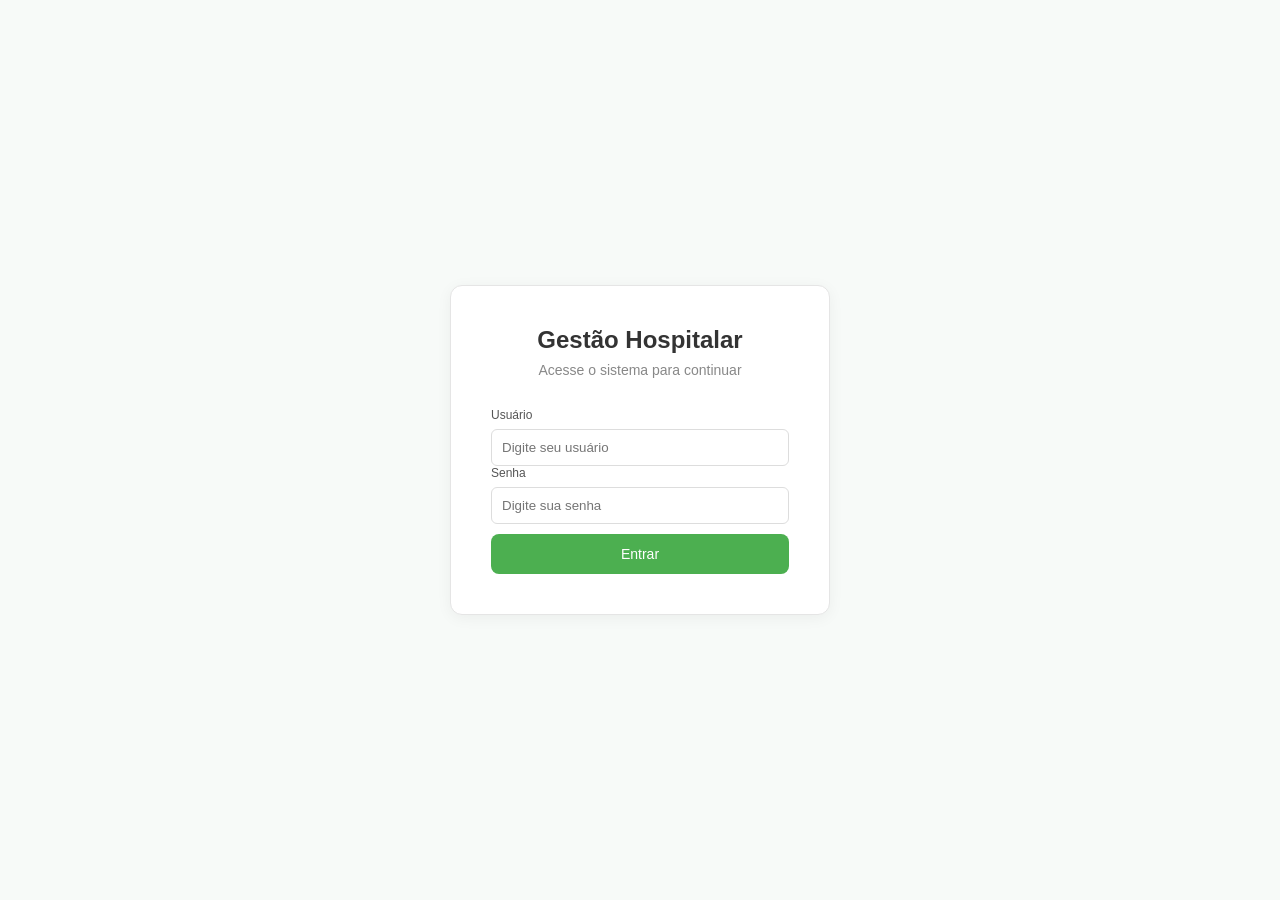
<file: Sprint 1 - PM/index.html>
<!DOCTYPE html>
<html lang="pt-BR">

<head>
    <meta charset="UTF-8">
    <meta name="viewport" content="width=device-width, initial-scale=1.0">
    <title>Gestão Hospitalar</title>
    <link rel="stylesheet" href="css/comum.css">
    <link rel="stylesheet" href="css/index.css">
</head>

<body class="login-body">

    <div class="login-container">

        <div class="login-box">

            <h1>Gestão Hospitalar</h1>
            <p>Acesse o sistema para continuar</p>

            <form>

                <div class="campo">
                    <label for="usuario">Usuário</label>
                    <input
                        type="text"
                        id="usuario"
                        placeholder="Digite seu usuário"
                    >
                </div>

                <div class="campo">
                    <label for="senha">Senha</label>
                    <input
                        type="password"
                        id="senha"
                        placeholder="Digite sua senha"
                    >
                </div>

                <button
                    type="button"
                    class="btn-primary login-button"
                    onclick="entrar()"
                >
                    Entrar
                </button>

            </form>

        </div>

    </div>

    <script src="js/index.js"></script>
    <script src="js/login.js"></script>

</body>

</html>
</file>
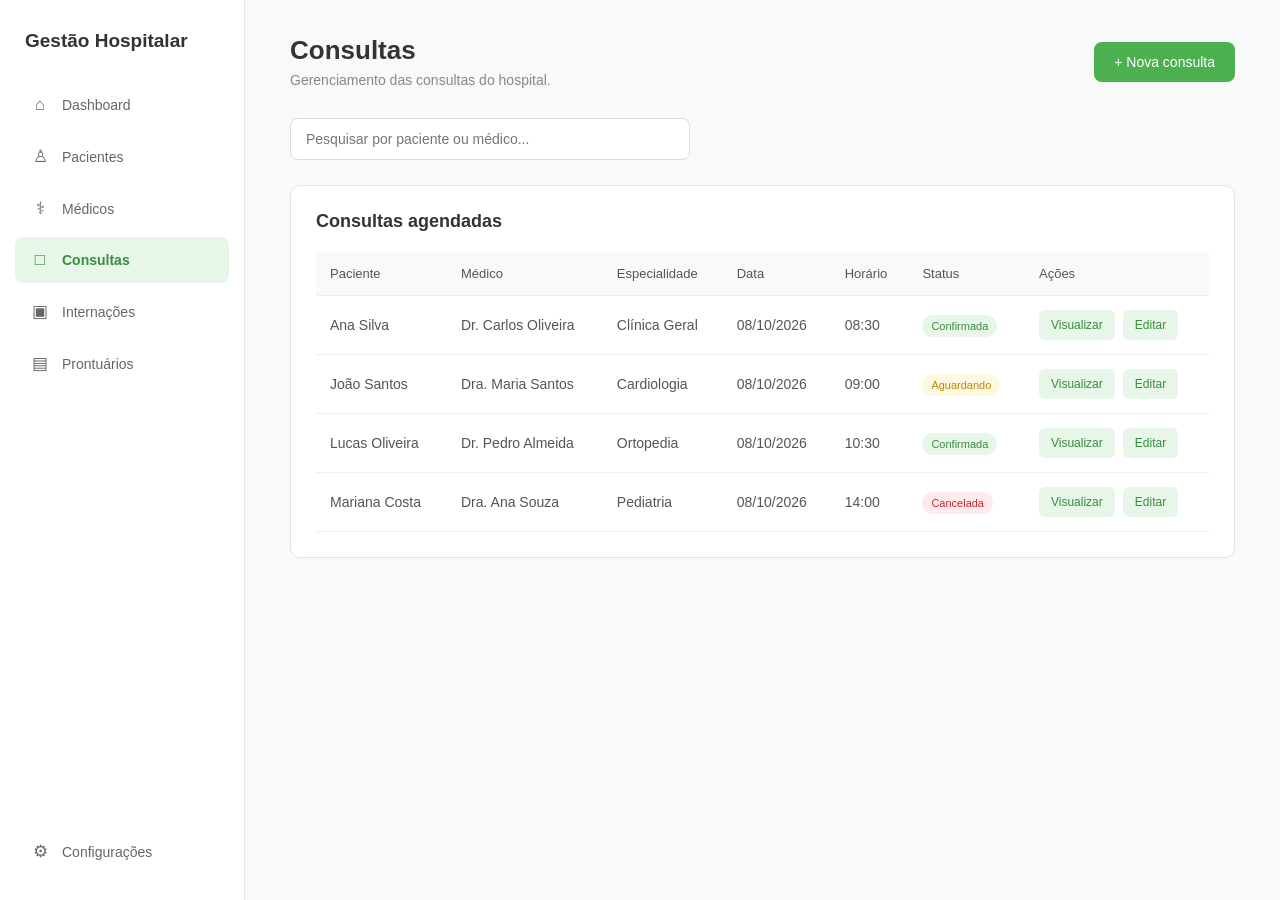
<file: Sprint 1 - PM/consultas.html>
<!DOCTYPE html>
<html lang="pt-BR">

<head>
    <meta charset="UTF-8">
    <meta name="viewport" content="width=device-width, initial-scale=1.0">
    <title>Consultas - Gestão Hospitalar</title>

    <link rel="stylesheet" href="css/comum.css">
    <link rel="stylesheet" href="css/cadastro.css">
    <link rel="stylesheet" href="css/consultas.css">
</head>

<body>

    <div id="sidebar"></div>

    <main class="main">

        <div class="page-header">

        <div>
            <h1>Consultas</h1>
            <p>Gerenciamento das consultas do hospital.</p>
        </div>

        <button class="btn-primary" type="button" onclick="abrirModal()" aria-haspopup="dialog" aria-controls="modal">
            + Nova consulta
        </button>

</div>

        <div class="search-box">

            <input
                type="text"
                placeholder="Pesquisar por paciente ou médico..."
            >

        </div>

        <div class="box">

            <h2>Consultas agendadas</h2>

            <table id="tabelaConsultas">

                <thead>
                    <tr>
                        <th scope="col">Paciente</th>
                        <th scope="col">Médico</th>
                        <th scope="col">Especialidade</th>
                        <th scope="col">Data</th>
                        <th scope="col">Horário</th>
                        <th scope="col">Status</th>
                        <th scope="col">Ações</th>
                    </tr>
                </thead>

                <tbody>

                    <tr>
                        <td>Ana Silva</td>
                        <td>Dr. Carlos Oliveira</td>
                        <td>Clínica Geral</td>
                        <td>08/10/2026</td>
                        <td>08:30</td>
                        <td>
                            <span class="status confirmado">
                                Confirmada
                            </span>
                        </td>
                        <td>
                            <button class="action-button">
                                Visualizar
                            </button>
                        </td>
                    </tr>

                    <tr>
                        <td>João Santos</td>
                        <td>Dra. Maria Santos</td>
                        <td>Cardiologia</td>
                        <td>08/10/2026</td>
                        <td>09:00</td>
                        <td>
                            <span class="status aguardando">
                                Aguardando
                            </span>
                        </td>
                        <td>
                            <button class="action-button">
                                Visualizar
                            </button>
                        </td>
                    </tr>

                    <tr>
                        <td>Lucas Oliveira</td>
                        <td>Dr. Pedro Almeida</td>
                        <td>Ortopedia</td>
                        <td>08/10/2026</td>
                        <td>10:30</td>
                        <td>
                            <span class="status confirmado">
                                Confirmada
                            </span>
                        </td>
                        <td>
                            <button class="action-button">
                                Visualizar
                            </button>
                        </td>
                    </tr>

                    <tr>
                        <td>Mariana Costa</td>
                        <td>Dra. Ana Souza</td>
                        <td>Pediatria</td>
                        <td>08/10/2026</td>
                        <td>14:00</td>
                        <td>
                            <span class="status cancelado">
                                Cancelada
                            </span>
                        </td>
                        <td>
                            <button class="action-button">
                                Visualizar
                            </button>
                        </td>
                    </tr>

                </tbody>

            </table>

        </div>

    </main>

    <dialog id="modal" class="cadastro-modal" aria-labelledby="cadastro-titulo" aria-describedby="cadastro-descricao">
        <div class="modal-content">
            <div class="modal-header">
                <h2 id="cadastro-titulo">Nova consulta</h2>
                <button type="button" onclick="fecharModal()" aria-label="Fechar formulário">×</button>
            </div>
            <p id="cadastro-descricao" class="cadastro-descricao">Selecione o paciente e o médico para agendar a consulta.</p>
            <p class="cadastro-obrigatorios">Campos com * são obrigatórios.</p>
            <form id="form-cadastro">
                <div class="form">
                    <div class="campo">
                        <label for="paciente">Paciente <span aria-hidden="true">*</span></label>
                        <select id="paciente" name="paciente" required >
                            <option value="">Selecione...</option>
                            <option value="Ana Silva">Ana Silva</option>
                            <option value="João Santos">João Santos</option>
                            <option value="Lucas Oliveira">Lucas Oliveira</option>
                            <option value="Mariana Costa">Mariana Costa</option>
                        </select>
                    </div>
                    <div class="campo">
                        <label for="medico">Médico <span aria-hidden="true">*</span></label>
                        <select id="medico" name="medico" required >
                            <option value="">Selecione...</option>
                            <option value="Dr. Carlos Oliveira">Dr. Carlos Oliveira</option>
                            <option value="Dra. Maria Santos">Dra. Maria Santos</option>
                            <option value="Dr. Pedro Almeida">Dr. Pedro Almeida</option>
                            <option value="Dra. Ana Souza">Dra. Ana Souza</option>
                        </select>
                    </div>
                    <div class="campo">
                        <label for="especialidade">Especialidade <span aria-hidden="true">*</span></label>
                        <input id="especialidade" name="especialidade" type="text" required placeholder="" readonly>
                    </div>
                    <div class="campo">
                        <label for="status">Status <span aria-hidden="true">*</span></label>
                        <select id="status" name="status" required >
                            <option value="">Selecione...</option>
                            <option value="Confirmada">Confirmada</option>
                            <option value="Aguardando">Aguardando</option>
                            <option value="Cancelada">Cancelada</option>
                        </select>
                    </div>
                    <div class="campo">
                        <label for="data">Data da consulta <span aria-hidden="true">*</span></label>
                        <input id="data" name="data" type="date" required placeholder="" >
                    </div>
                    <div class="campo">
                        <label for="horario">Horário <span aria-hidden="true">*</span></label>
                        <input id="horario" name="horario" type="time" required placeholder="" >
                    </div>
                </div>
                <p id="cadastro-erro" class="cadastro-erro" role="alert" hidden></p>
                <div class="modal-footer">
                    <button type="button" class="btn-cancelar" onclick="fecharModal()">Cancelar</button>
                    <button type="submit" class="btn-primary">Cadastrar consulta</button>
                </div>
            </form>
        </div>
    </dialog>
    <div id="cadastro-feedback" class="cadastro-feedback" role="status" hidden></div>

    <dialog id="modal-detalhes" class="cadastro-modal" aria-labelledby="detalhes-titulo">
        <div class="modal-content">
            <div class="modal-header">
                <h2 id="detalhes-titulo">Detalhes</h2>
                <button type="button" onclick="fecharDetalhes()" aria-label="Fechar detalhes">×</button>
            </div>
            <p class="cadastro-descricao">Confira as informações do registro selecionado.</p>
            <dl id="detalhes-conteudo" class="detalhes-grid"></dl>
            <div class="modal-footer">
                <button type="button" class="btn-cancelar" onclick="fecharDetalhes()">Fechar</button>
                <button type="button" id="editar-detalhes" class="btn-primary">Editar registro</button>
            </div>
        </div>
    </dialog>

    <script src="js/index.js"></script>
    <script src="js/cadastro.js"></script>
    <script src="js/consultas.js"></script>

</body>

</html>
</file>
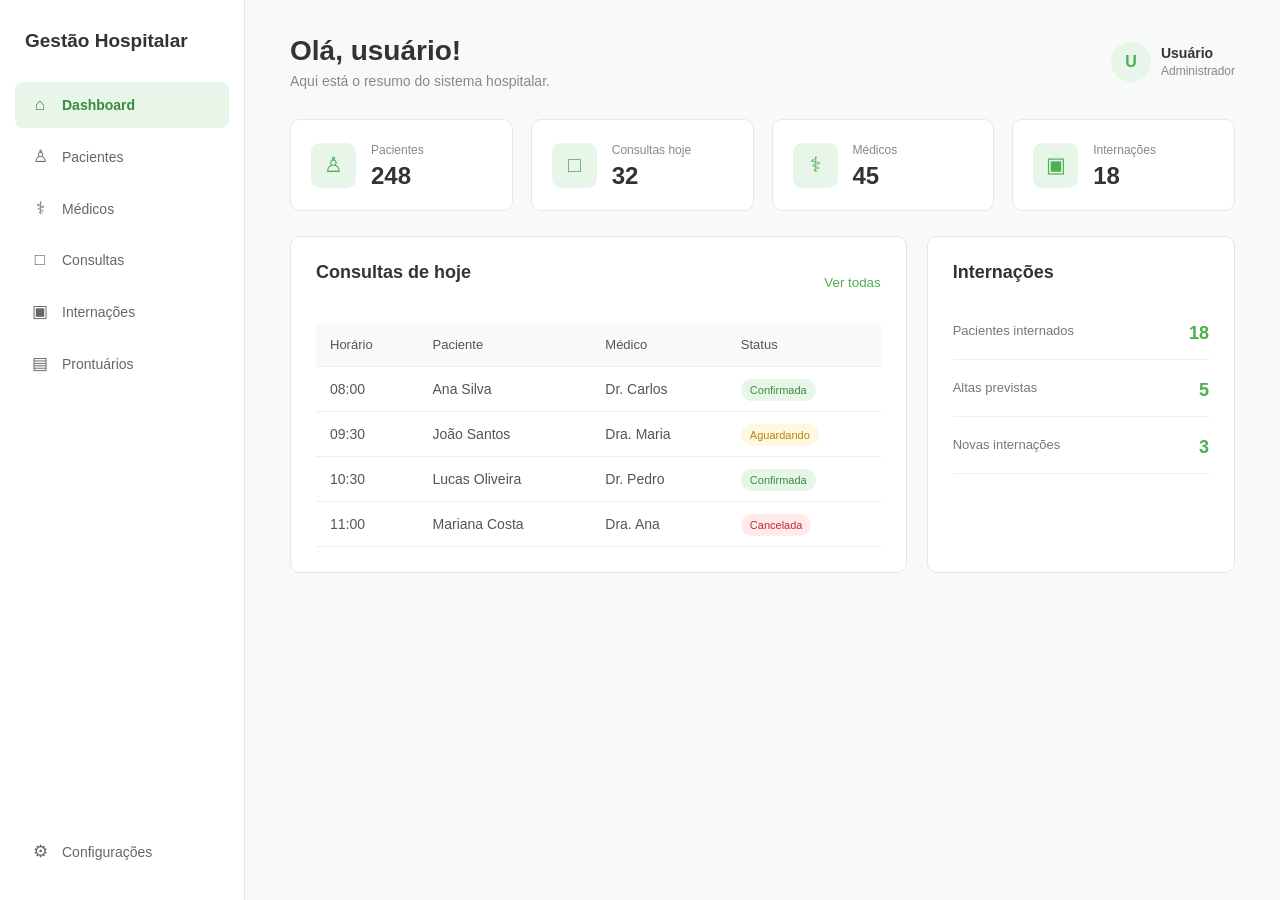
<file: Sprint 1 - PM/dashboard.html>
<!DOCTYPE html>
<html lang="pt-BR">

<head>
    <meta charset="UTF-8">
    <meta name="viewport" content="width=device-width, initial-scale=1.0">
    <title>Dashboard - Gestão Hospitalar</title>
    <link rel="stylesheet" href="css/comum.css">
    <link rel="stylesheet" href="css/dashboard.css">
</head>

<body>

    <div id="sidebar"></div>

    <main class="main">

        <header class="topo">

            <div>
                <h1>Olá, usuário!</h1>
                <p>Aqui está o resumo do sistema hospitalar.</p>
            </div>

            <div class="usuario">

                <div class="avatar">
                    U
                </div>

                <div>
                    <strong>Usuário</strong>
                    <small>Administrador</small>
                </div>

            </div>

        </header>


        <div class="cards">

            <div class="card">

                <div class="card-icon">
                    ♙
                </div>

                <div>
                    <span>Pacientes</span>
                    <h2>248</h2>
                </div>

            </div>


            <div class="card">

                <div class="card-icon">
                    □
                </div>

                <div>
                    <span>Consultas hoje</span>
                    <h2>32</h2>
                </div>

            </div>


            <div class="card">

                <div class="card-icon">
                    ⚕
                </div>

                <div>
                    <span>Médicos</span>
                    <h2>45</h2>
                </div>

            </div>


            <div class="card">

                <div class="card-icon">
                    ▣
                </div>

                <div>
                    <span>Internações</span>
                    <h2>18</h2>
                </div>

            </div>

        </div>


        <div class="dashboard-grid">

            <div class="box">

                <div class="box-header">
                    <h2>Consultas de hoje</h2>
                    <button class="link-button" type="button" onclick="window.location.href='consultas.html'">
                        Ver todas
                    </button>
                </div>


                <table>

                    <thead>

                        <tr>
                            <th>Horário</th>
                            <th>Paciente</th>
                            <th>Médico</th>
                            <th>Status</th>
                        </tr>

                    </thead>

                    <tbody>

                        <tr>
                            <td>08:00</td>
                            <td>Ana Silva</td>
                            <td>Dr. Carlos</td>
                            <td>
                                <span class="status confirmado">
                                    Confirmada
                                </span>
                            </td>
                        </tr>

                        <tr>
                            <td>09:30</td>
                            <td>João Santos</td>
                            <td>Dra. Maria</td>
                            <td>
                                <span class="status aguardando">
                                    Aguardando
                                </span>
                            </td>
                        </tr>

                        <tr>
                            <td>10:30</td>
                            <td>Lucas Oliveira</td>
                            <td>Dr. Pedro</td>
                            <td>
                                <span class="status confirmado">
                                    Confirmada
                                </span>
                            </td>
                        </tr>

                        <tr>
                            <td>11:00</td>
                            <td>Mariana Costa</td>
                            <td>Dra. Ana</td>
                            <td>
                                <span class="status cancelada">
                                    Cancelada
                                </span>
                            </td>
                        </tr>

                    </tbody>

                </table>

            </div>


            <div class="box">

                <div class="box-header">
                    <h2>Internações</h2>
                </div>

                <div class="resumo">

                    <div class="resumo-item">
                        <span>Pacientes internados</span>
                        <strong>18</strong>
                    </div>

                    <div class="resumo-item">
                        <span>Altas previstas</span>
                        <strong>5</strong>
                    </div>

                    <div class="resumo-item">
                        <span>Novas internações</span>
                        <strong>3</strong>
                    </div>

                </div>

            </div>

        </div>

    </main>

    <script src="js/index.js"></script>
    <script src="js/dashboard.js"></script>

</body>

</html>
</file>
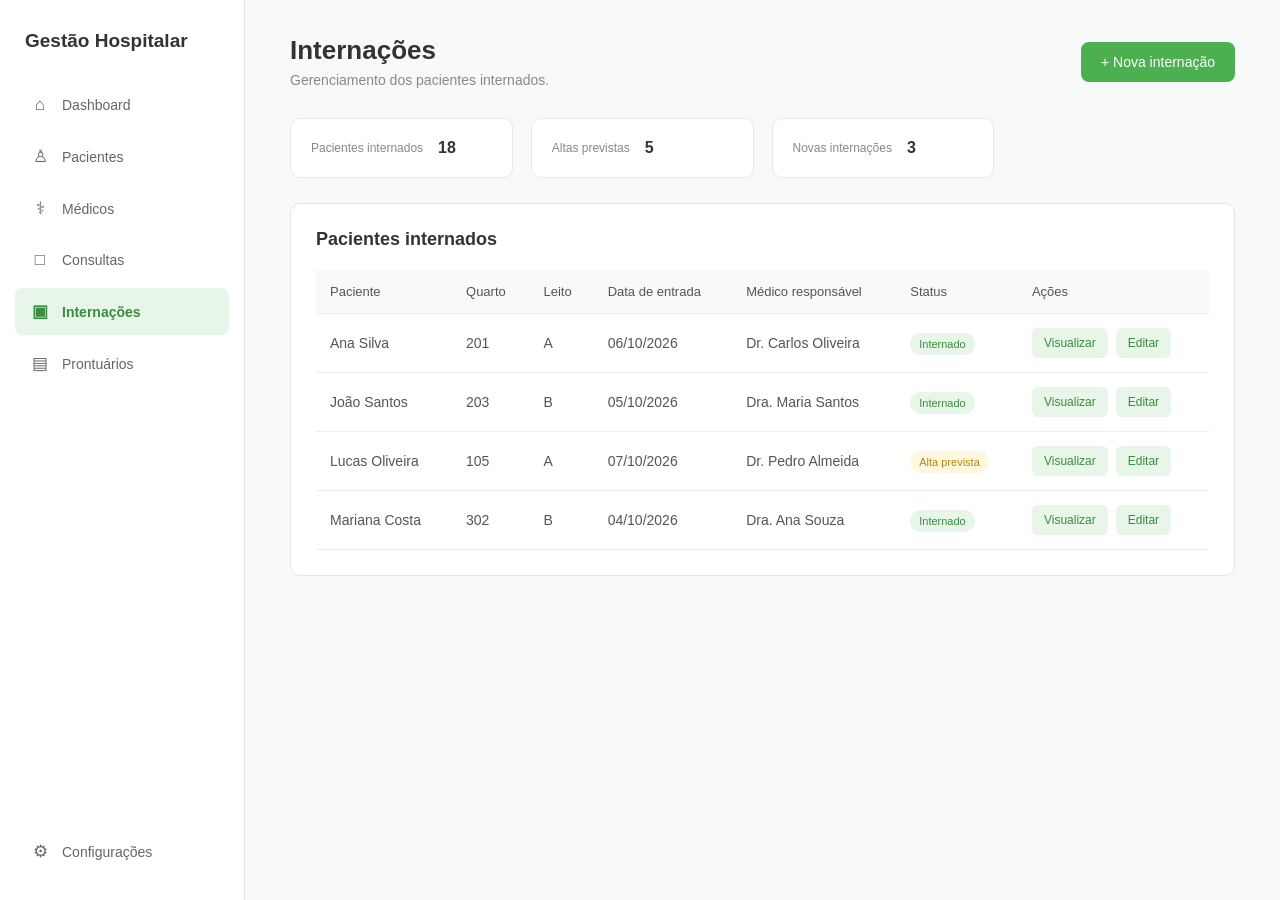
<file: Sprint 1 - PM/internacoes.html>
<!DOCTYPE html>
<html lang="pt-BR">

<head>
    <meta charset="UTF-8">
    <meta name="viewport" content="width=device-width, initial-scale=1.0">
    <title>Internações - Gestão Hospitalar</title>

    <link rel="stylesheet" href="css/comum.css">
    <link rel="stylesheet" href="css/cadastro.css">
    <link rel="stylesheet" href="css/internacoes.css">
</head>

<body>

    <div id="sidebar"></div>

    <main class="main">

        <div class="page-header">

            <div>
                <h1>Internações</h1>
                <p>Gerenciamento dos pacientes internados.</p>
            </div>

            <button class="btn-primary" type="button" onclick="abrirModal()" aria-haspopup="dialog" aria-controls="modal">
                + Nova internação
            </button>

        </div>

        <div class="cards">

            <div class="card">
                <span>Pacientes internados</span>
                <strong>18</strong>
            </div>

            <div class="card">
                <span>Altas previstas</span>
                <strong>5</strong>
            </div>

            <div class="card">
                <span>Novas internações</span>
                <strong>3</strong>
            </div>

        </div>

        <div class="box">

            <h2>Pacientes internados</h2>

            <table id="tabelaInternacoes">

                <thead>
                    <tr>
                        <th scope="col">Paciente</th>
                        <th scope="col">Quarto</th>
                        <th scope="col">Leito</th>
                        <th scope="col">Data de entrada</th>
                        <th scope="col">Médico responsável</th>
                        <th scope="col">Status</th>
                        <th scope="col">Ações</th>
                    </tr>
                </thead>

                <tbody>

                    <tr>
                        <td>Ana Silva</td>
                        <td>201</td>
                        <td>A</td>
                        <td>06/10/2026</td>
                        <td>Dr. Carlos Oliveira</td>
                        <td>
                            <span class="status confirmado">
                                Internado
                            </span>
                        </td>
                    </tr>

                    <tr>
                        <td>João Santos</td>
                        <td>203</td>
                        <td>B</td>
                        <td>05/10/2026</td>
                        <td>Dra. Maria Santos</td>
                        <td>
                            <span class="status confirmado">
                                Internado
                            </span>
                        </td>
                    </tr>

                    <tr>
                        <td>Lucas Oliveira</td>
                        <td>105</td>
                        <td>A</td>
                        <td>07/10/2026</td>
                        <td>Dr. Pedro Almeida</td>
                        <td>
                            <span class="status aguardando">
                                Alta prevista
                            </span>
                        </td>
                    </tr>

                    <tr>
                        <td>Mariana Costa</td>
                        <td>302</td>
                        <td>B</td>
                        <td>04/10/2026</td>
                        <td>Dra. Ana Souza</td>
                        <td>
                            <span class="status confirmado">
                                Internado
                            </span>
                        </td>
                    </tr>

                </tbody>

            </table>

        </div>

    </main>

    <dialog id="modal" class="cadastro-modal" aria-labelledby="cadastro-titulo" aria-describedby="cadastro-descricao">
        <div class="modal-content">
            <div class="modal-header">
                <h2 id="cadastro-titulo">Nova internação</h2>
                <button type="button" onclick="fecharModal()" aria-label="Fechar formulário">×</button>
            </div>
            <p id="cadastro-descricao" class="cadastro-descricao">Informe os dados de entrada e a acomodação do paciente.</p>
            <p class="cadastro-obrigatorios">Campos com * são obrigatórios.</p>
            <form id="form-cadastro">
                <div class="form">
                    <div class="campo">
                        <label for="paciente">Paciente <span aria-hidden="true">*</span></label>
                        <select id="paciente" name="paciente" required >
                            <option value="">Selecione...</option>
                            <option value="Ana Silva">Ana Silva</option>
                            <option value="João Santos">João Santos</option>
                            <option value="Lucas Oliveira">Lucas Oliveira</option>
                            <option value="Mariana Costa">Mariana Costa</option>
                        </select>
                    </div>
                    <div class="campo">
                        <label for="medico">Médico responsável <span aria-hidden="true">*</span></label>
                        <select id="medico" name="medico" required >
                            <option value="">Selecione...</option>
                            <option value="Dr. Carlos Oliveira">Dr. Carlos Oliveira</option>
                            <option value="Dra. Maria Santos">Dra. Maria Santos</option>
                            <option value="Dr. Pedro Almeida">Dr. Pedro Almeida</option>
                            <option value="Dra. Ana Souza">Dra. Ana Souza</option>
                        </select>
                    </div>
                    <div class="campo">
                        <label for="quarto">Quarto <span aria-hidden="true">*</span></label>
                        <input id="quarto" name="quarto" type="text" required placeholder="Ex.: 204" maxlength="10">
                    </div>
                    <div class="campo">
                        <label for="leito">Leito <span aria-hidden="true">*</span></label>
                        <input id="leito" name="leito" type="text" required placeholder="Ex.: A" maxlength="10">
                    </div>
                    <div class="campo">
                        <label for="entrada">Data de entrada <span aria-hidden="true">*</span></label>
                        <input id="entrada" name="entrada" type="date" required placeholder="" >
                    </div>
                    <div class="campo">
                        <label for="status">Status <span aria-hidden="true">*</span></label>
                        <select id="status" name="status" required >
                            <option value="">Selecione...</option>
                            <option value="Internado">Internado</option>
                            <option value="Alta prevista">Alta prevista</option>
                        </select>
                    </div>
                </div>
                <p id="cadastro-erro" class="cadastro-erro" role="alert" hidden></p>
                <div class="modal-footer">
                    <button type="button" class="btn-cancelar" onclick="fecharModal()">Cancelar</button>
                    <button type="submit" class="btn-primary">Cadastrar internação</button>
                </div>
            </form>
        </div>
    </dialog>
    <div id="cadastro-feedback" class="cadastro-feedback" role="status" hidden></div>

    <dialog id="modal-detalhes" class="cadastro-modal" aria-labelledby="detalhes-titulo">
        <div class="modal-content">
            <div class="modal-header">
                <h2 id="detalhes-titulo">Detalhes</h2>
                <button type="button" onclick="fecharDetalhes()" aria-label="Fechar detalhes">×</button>
            </div>
            <p class="cadastro-descricao">Confira as informações do registro selecionado.</p>
            <dl id="detalhes-conteudo" class="detalhes-grid"></dl>
            <div class="modal-footer">
                <button type="button" class="btn-cancelar" onclick="fecharDetalhes()">Fechar</button>
                <button type="button" id="editar-detalhes" class="btn-primary">Editar registro</button>
            </div>
        </div>
    </dialog>

    <script src="js/index.js"></script>
    <script src="js/cadastro.js"></script>
    <script src="js/internacoes.js"></script>

</body>

</html>
</file>
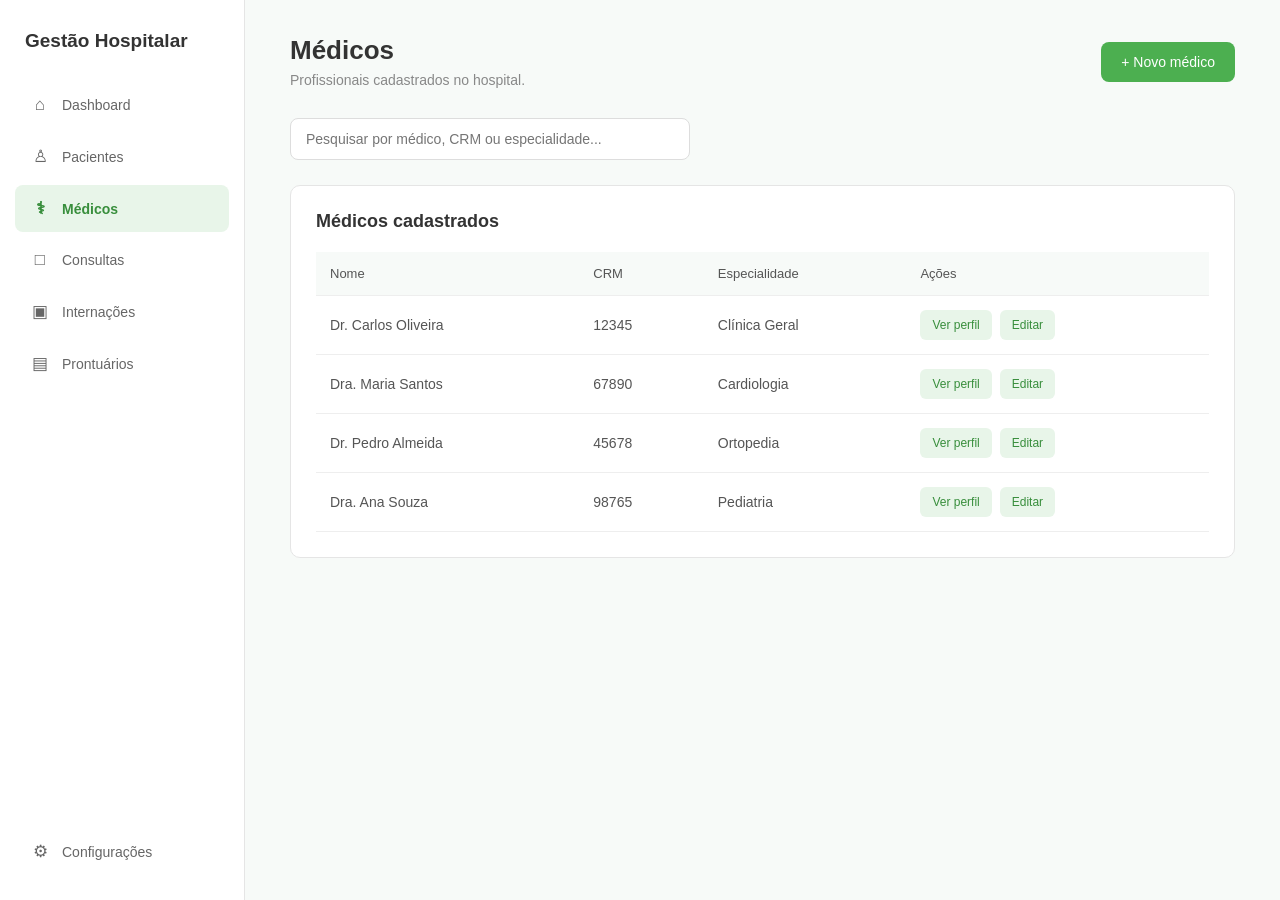
<file: Sprint 1 - PM/medicos.html>
<!DOCTYPE html>
<html lang="pt-BR">

<head>
    <meta charset="UTF-8">
    <meta name="viewport" content="width=device-width, initial-scale=1.0">
    <title>Médicos - Gestão Hospitalar</title>
    <link rel="stylesheet" href="css/comum.css">
    <link rel="stylesheet" href="css/cadastro.css">
    <link rel="stylesheet" href="css/medicos.css">
</head>

<body>

    <div id="sidebar"></div>

    <main class="main">

        <div class="page-header">

            <div>
                <h1>Médicos</h1>
                <p>Profissionais cadastrados no hospital.</p>
            </div>

            <button class="btn-primary" type="button" onclick="abrirModal()" aria-haspopup="dialog" aria-controls="modal">
                + Novo médico
            </button>

        </div>


        <div class="search-box">
            <input type="search" id="pesquisaMedico" placeholder="Pesquisar por médico, CRM ou especialidade..." aria-label="Pesquisar médico">
        </div>

        <div class="box">
            <h2>Médicos cadastrados</h2>
            <table id="tabelaMedicos">
                <thead>
                    <tr>
                        <th scope="col">Nome</th>
                        <th scope="col">CRM</th>
                        <th scope="col">Especialidade</th>
                        <th scope="col">Ações</th>
                    </tr>
                </thead>
                <tbody>
                    <tr>
                        <td>Dr. Carlos Oliveira</td>
                        <td>12345</td>
                        <td>Clínica Geral</td>
                        <td>
                            <button type="button" class="action-button">Ver perfil</button>
                            <button type="button" class="action-button">Editar</button>
                        </td>
                    </tr>
                    <tr>
                        <td>Dra. Maria Santos</td>
                        <td>67890</td>
                        <td>Cardiologia</td>
                        <td>
                            <button type="button" class="action-button">Ver perfil</button>
                            <button type="button" class="action-button">Editar</button>
                        </td>
                    </tr>
                    <tr>
                        <td>Dr. Pedro Almeida</td>
                        <td>45678</td>
                        <td>Ortopedia</td>
                        <td>
                            <button type="button" class="action-button">Ver perfil</button>
                            <button type="button" class="action-button">Editar</button>
                        </td>
                    </tr>
                    <tr>
                        <td>Dra. Ana Souza</td>
                        <td>98765</td>
                        <td>Pediatria</td>
                        <td>
                            <button type="button" class="action-button">Ver perfil</button>
                            <button type="button" class="action-button">Editar</button>
                        </td>
                    </tr>
                </tbody>
            </table>
        </div>

    </main>


    <dialog id="modal" class="cadastro-modal" aria-labelledby="cadastro-titulo" aria-describedby="cadastro-descricao">
        <div class="modal-content">
            <div class="modal-header">
                <h2 id="cadastro-titulo">Novo médico</h2>
                <button type="button" onclick="fecharModal()" aria-label="Fechar formulário">×</button>
            </div>
            <p id="cadastro-descricao" class="cadastro-descricao">Preencha os dados do profissional de saúde.</p>
            <p class="cadastro-obrigatorios">Campos com * são obrigatórios.</p>
            <form id="form-cadastro">
                <div class="form">
                    <div class="campo">
                        <label for="nome">Nome completo <span aria-hidden="true">*</span></label>
                        <input id="nome" name="nome" type="text" required placeholder="Digite o nome completo" autocomplete="name" maxlength="120">
                    </div>
                    <div class="campo">
                        <label for="crm">CRM <span aria-hidden="true">*</span></label>
                        <input id="crm" name="crm" type="text" required placeholder="Número do registro" inputmode="numeric" pattern="[0-9]{1,10}" maxlength="10">
                    </div>
                    <div class="campo">
                        <label for="uf">UF do CRM <span aria-hidden="true">*</span></label>
                        <select id="uf" name="uf" required >
                            <option value="">Selecione...</option>
                            <option value="AC">AC</option>
                            <option value="AL">AL</option>
                            <option value="AP">AP</option>
                            <option value="AM">AM</option>
                            <option value="BA">BA</option>
                            <option value="CE">CE</option>
                            <option value="DF">DF</option>
                            <option value="ES">ES</option>
                            <option value="GO">GO</option>
                            <option value="MA">MA</option>
                            <option value="MT">MT</option>
                            <option value="MS">MS</option>
                            <option value="MG">MG</option>
                            <option value="PA">PA</option>
                            <option value="PB">PB</option>
                            <option value="PR">PR</option>
                            <option value="PE">PE</option>
                            <option value="PI">PI</option>
                            <option value="RJ">RJ</option>
                            <option value="RN">RN</option>
                            <option value="RS">RS</option>
                            <option value="RO">RO</option>
                            <option value="RR">RR</option>
                            <option value="SC">SC</option>
                            <option value="SP">SP</option>
                            <option value="SE">SE</option>
                            <option value="TO">TO</option>
                        </select>
                    </div>
                    <div class="campo">
                        <label for="especialidade">Especialidade <span aria-hidden="true">*</span></label>
                        <select id="especialidade" name="especialidade" required >
                            <option value="">Selecione...</option>
                            <option value="Clínica Geral">Clínica Geral</option>
                            <option value="Cardiologia">Cardiologia</option>
                            <option value="Ortopedia">Ortopedia</option>
                            <option value="Pediatria">Pediatria</option>
                            <option value="Neurologia">Neurologia</option>
                            <option value="Dermatologia">Dermatologia</option>
                            <option value="Ginecologia">Ginecologia</option>
                            <option value="Cirurgia Geral">Cirurgia Geral</option>
                            <option value="Outra">Outra</option>
                        </select>
                    </div>
                    <div class="campo">
                        <label for="telefone">Telefone</label>
                        <input id="telefone" name="telefone" type="tel" placeholder="(00) 00000-0000" autocomplete="tel" maxlength="15" pattern="\([0-9]{2}\) [0-9]{4,5}-[0-9]{4}">
                    </div>
                    <div class="campo">
                        <label for="email">E-mail</label>
                        <input id="email" name="email" type="email" placeholder="medico@exemplo.com" autocomplete="email" maxlength="150">
                    </div>
                </div>
                <p id="cadastro-erro" class="cadastro-erro" role="alert" hidden></p>
                <div class="modal-footer">
                    <button type="button" class="btn-cancelar" onclick="fecharModal()">Cancelar</button>
                    <button type="submit" class="btn-primary">Cadastrar médico</button>
                </div>
            </form>
        </div>
    </dialog>
    <div id="cadastro-feedback" class="cadastro-feedback" role="status" hidden></div>

    <dialog id="modal-detalhes" class="cadastro-modal" aria-labelledby="detalhes-titulo">
        <div class="modal-content">
            <div class="modal-header">
                <h2 id="detalhes-titulo">Detalhes</h2>
                <button type="button" onclick="fecharDetalhes()" aria-label="Fechar detalhes">×</button>
            </div>
            <p class="cadastro-descricao">Confira as informações do registro selecionado.</p>
            <dl id="detalhes-conteudo" class="detalhes-grid"></dl>
            <div class="modal-footer">
                <button type="button" class="btn-cancelar" onclick="fecharDetalhes()">Fechar</button>
                <button type="button" id="editar-detalhes" class="btn-primary">Editar registro</button>
            </div>
        </div>
    </dialog>

    <script src="js/index.js"></script>
    <script src="js/cadastro.js"></script>
    <script src="js/medicos.js"></script>

</body>

</html>
</file>
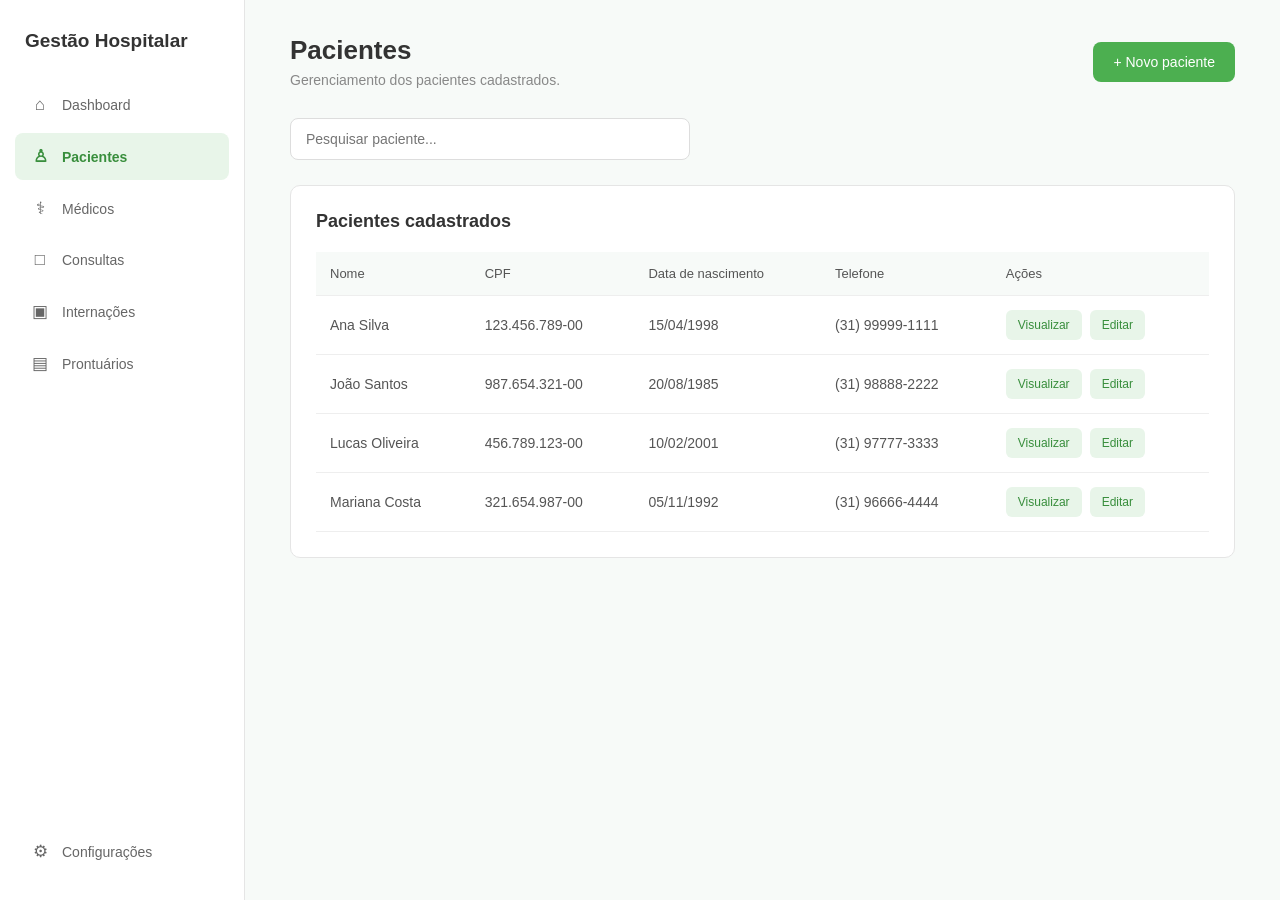
<file: Sprint 1 - PM/pacientes.html>
<!DOCTYPE html>
<html lang="pt-BR">

<head>
    <meta charset="UTF-8">
    <meta name="viewport" content="width=device-width, initial-scale=1.0">
    <title>Pacientes - Gestão Hospitalar</title>
    <link rel="stylesheet" href="css/comum.css">
    <link rel="stylesheet" href="css/cadastro.css">
    <link rel="stylesheet" href="css/pacientes.css">
</head>

<body>

    <div id="sidebar"></div>

    <main class="main">

        <div class="page-header">

            <div>
                <h1>Pacientes</h1>
                <p>Gerenciamento dos pacientes cadastrados.</p>
            </div>

            <button
                class="btn-primary"
                onclick="abrirModal()" type="button" aria-haspopup="dialog" aria-controls="modal"
            >
                + Novo paciente
            </button>

        </div>


        <div class="search-box">
            <input type="search" id="pesquisaPaciente" placeholder="Pesquisar paciente..." aria-label="Pesquisar paciente">
        </div>

        <div class="box">
            <h2>Pacientes cadastrados</h2>

            <table id="tabelaPacientes">

                <thead>

                    <tr>
                        <th scope="col">Nome</th>
                        <th scope="col">CPF</th>
                        <th scope="col">Data de nascimento</th>
                        <th scope="col">Telefone</th>
                        <th scope="col">Ações</th>
                    </tr>

                </thead>

                <tbody>

                    <tr>

                        <td>Ana Silva</td>
                        <td>123.456.789-00</td>
                        <td>15/04/1998</td>
                        <td>(31) 99999-1111</td>

                        <td>
                            <button class="action-button">
                                Visualizar
                            </button>

                            <button class="action-button">
                                Editar
                            </button>
                        </td>

                    </tr>


                    <tr>

                        <td>João Santos</td>
                        <td>987.654.321-00</td>
                        <td>20/08/1985</td>
                        <td>(31) 98888-2222</td>

                        <td>
                            <button class="action-button">
                                Visualizar
                            </button>

                            <button class="action-button">
                                Editar
                            </button>
                        </td>

                    </tr>


                    <tr>

                        <td>Lucas Oliveira</td>
                        <td>456.789.123-00</td>
                        <td>10/02/2001</td>
                        <td>(31) 97777-3333</td>

                        <td>
                            <button class="action-button">
                                Visualizar
                            </button>

                            <button class="action-button">
                                Editar
                            </button>
                        </td>

                    </tr>


                    <tr>

                        <td>Mariana Costa</td>
                        <td>321.654.987-00</td>
                        <td>05/11/1992</td>
                        <td>(31) 96666-4444</td>

                        <td>
                            <button class="action-button">
                                Visualizar
                            </button>

                            <button class="action-button">
                                Editar
                            </button>
                        </td>

                    </tr>

                </tbody>

            </table>

        </div>

    </main>


    <dialog id="modal" class="cadastro-modal" aria-labelledby="cadastro-titulo" aria-describedby="cadastro-descricao">
        <div class="modal-content">
            <div class="modal-header">
                <h2 id="cadastro-titulo">Novo paciente</h2>
                <button type="button" onclick="fecharModal()" aria-label="Fechar formulário">×</button>
            </div>
            <p id="cadastro-descricao" class="cadastro-descricao">Preencha os dados para cadastrar um paciente.</p>
            <p class="cadastro-obrigatorios">Campos com * são obrigatórios.</p>
            <form id="form-cadastro">
                <div class="form">
                    <div class="campo">
                        <label for="nome">Nome completo <span aria-hidden="true">*</span></label>
                        <input id="nome" name="nome" type="text" required placeholder="Digite o nome completo" autocomplete="name" maxlength="120">
                    </div>
                    <div class="campo">
                        <label for="cpf">CPF <span aria-hidden="true">*</span></label>
                        <input id="cpf" name="cpf" type="text" required placeholder="000.000.000-00" inputmode="numeric" pattern="[0-9]{3}\.[0-9]{3}\.[0-9]{3}-[0-9]{2}" maxlength="14" title="Informe os 11 dígitos do CPF.">
                    </div>
                    <div class="campo">
                        <label for="nascimento">Data de nascimento <span aria-hidden="true">*</span></label>
                        <input id="nascimento" name="nascimento" type="date" required placeholder="" >
                    </div>
                    <div class="campo">
                        <label for="telefone">Telefone <span aria-hidden="true">*</span></label>
                        <input id="telefone" name="telefone" type="tel" required placeholder="(00) 00000-0000" autocomplete="tel" maxlength="15" pattern="\([0-9]{2}\) [0-9]{4,5}-[0-9]{4}" title="Informe o telefone com DDD.">
                    </div>
                </div>
                <p id="cadastro-erro" class="cadastro-erro" role="alert" hidden></p>
                <div class="modal-footer">
                    <button type="button" class="btn-cancelar" onclick="fecharModal()">Cancelar</button>
                    <button type="submit" class="btn-primary">Cadastrar paciente</button>
                </div>
            </form>
        </div>
    </dialog>
    <div id="cadastro-feedback" class="cadastro-feedback" role="status" hidden></div>

    <dialog id="modal-detalhes" class="cadastro-modal" aria-labelledby="detalhes-titulo">
        <div class="modal-content">
            <div class="modal-header">
                <h2 id="detalhes-titulo">Detalhes</h2>
                <button type="button" onclick="fecharDetalhes()" aria-label="Fechar detalhes">×</button>
            </div>
            <p class="cadastro-descricao">Confira as informações do registro selecionado.</p>
            <dl id="detalhes-conteudo" class="detalhes-grid"></dl>
            <div class="modal-footer">
                <button type="button" class="btn-cancelar" onclick="fecharDetalhes()">Fechar</button>
                <button type="button" id="editar-detalhes" class="btn-primary">Editar registro</button>
            </div>
        </div>
    </dialog>

    <script src="js/index.js"></script>
    <script src="js/cadastro.js"></script>
    <script src="js/pacientes.js"></script>

</body>

</html>
</file>
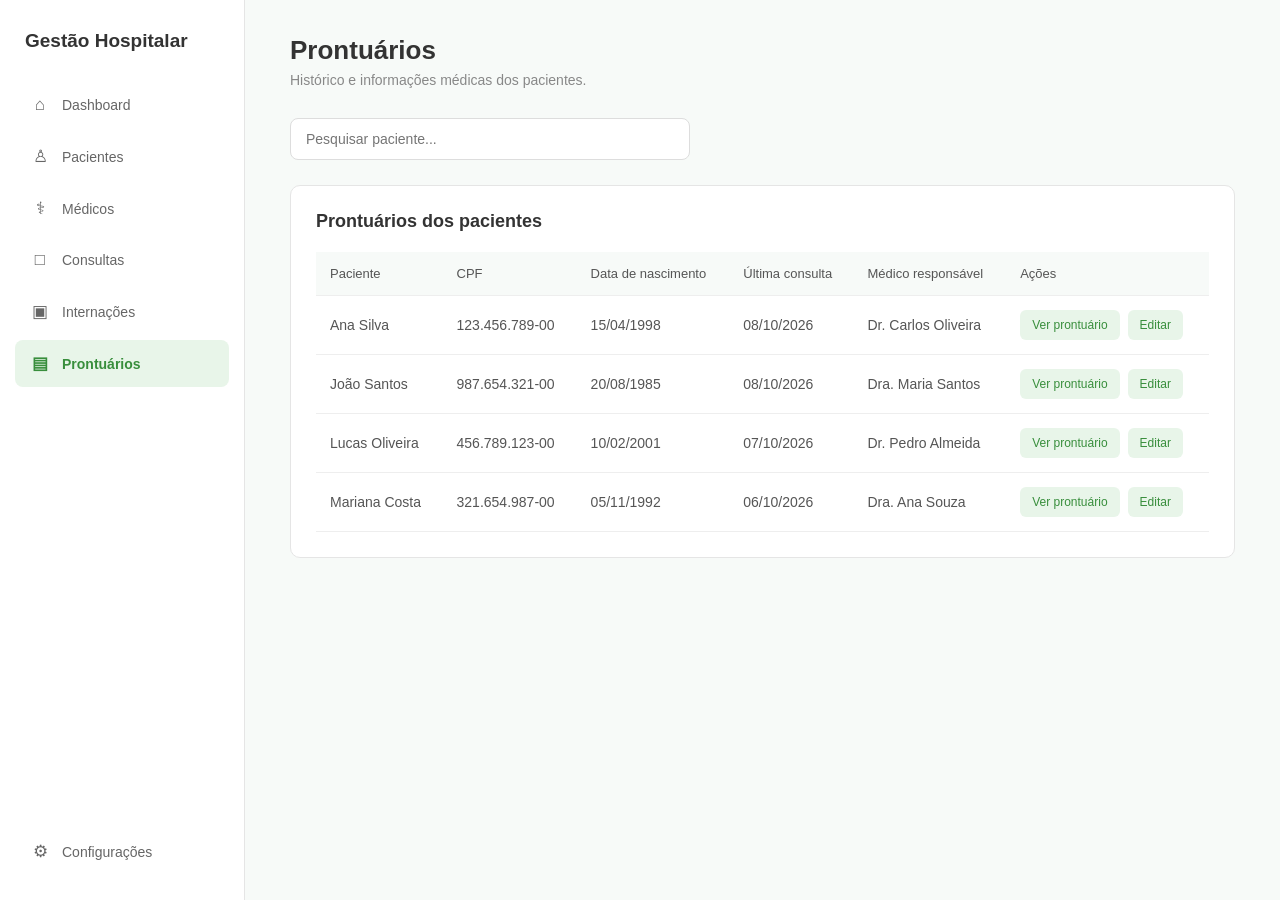
<file: Sprint 1 - PM/prontuarios.html>
<!DOCTYPE html>
<html lang="pt-BR">

<head>
    <meta charset="UTF-8">
    <meta name="viewport" content="width=device-width, initial-scale=1.0">
    <title>Prontuários - Gestão Hospitalar</title>

    <link rel="stylesheet" href="css/comum.css">
    <link rel="stylesheet" href="css/cadastro.css">
    <link rel="stylesheet" href="css/prontuarios.css">
</head>

<body>

    <div id="sidebar"></div>

    <main class="main">

        <div class="page-header">

            <div>
                <h1>Prontuários</h1>
                <p>Histórico e informações médicas dos pacientes.</p>
            </div>

        </div>

        <div class="toolbar">

            <div class="search-box">
                <input
                    type="text"
                    placeholder="Pesquisar paciente..."
                >
            </div>

        </div>

        <div class="box">

            <h2>Prontuários dos pacientes</h2>

            <table id="tabelaProntuarios">

                <thead>
                    <tr>
                        <th scope="col">Paciente</th>
                        <th scope="col">CPF</th>
                        <th scope="col">Data de nascimento</th>
                        <th scope="col">Última consulta</th>
                        <th scope="col">Médico responsável</th>
                        <th scope="col">Ações</th>
                    </tr>
                </thead>

                <tbody>

                    <tr>
                        <td>Ana Silva</td>
                        <td>123.456.789-00</td>
                        <td>15/04/1998</td>
                        <td>08/10/2026</td>
                        <td>Dr. Carlos Oliveira</td>
                        <td>
                            <button class="action-button">
                                Ver prontuário
                            </button>
                        </td>
                    </tr>

                    <tr>
                        <td>João Santos</td>
                        <td>987.654.321-00</td>
                        <td>20/08/1985</td>
                        <td>08/10/2026</td>
                        <td>Dra. Maria Santos</td>
                        <td>
                            <button class="action-button">
                                Ver prontuário
                            </button>
                        </td>
                    </tr>

                    <tr>
                        <td>Lucas Oliveira</td>
                        <td>456.789.123-00</td>
                        <td>10/02/2001</td>
                        <td>07/10/2026</td>
                        <td>Dr. Pedro Almeida</td>
                        <td>
                            <button class="action-button">
                                Ver prontuário
                            </button>
                        </td>
                    </tr>

                    <tr>
                        <td>Mariana Costa</td>
                        <td>321.654.987-00</td>
                        <td>05/11/1992</td>
                        <td>06/10/2026</td>
                        <td>Dra. Ana Souza</td>
                        <td>
                            <button class="action-button">
                                Ver prontuário
                            </button>
                        </td>
                    </tr>

                </tbody>

            </table>

        </div>

    </main>

    <dialog id="modal" class="cadastro-modal" aria-labelledby="cadastro-titulo" aria-describedby="cadastro-descricao">
        <div class="modal-content">
            <div class="modal-header">
                <h2 id="cadastro-titulo">Editar prontuário</h2>
                <button type="button" onclick="fecharModal()" aria-label="Fechar formulário">×</button>
            </div>
            <p id="cadastro-descricao" class="cadastro-descricao">Atualize as informações do prontuário.</p>
            <p class="cadastro-obrigatorios">Campos com * são obrigatórios.</p>
            <form id="form-cadastro">
                <div class="form">
                    <div class="campo">
                        <label for="paciente">Paciente *</label>
                        <input id="paciente" name="paciente" required maxlength="120">
                    </div>
                    <div class="campo">
                        <label for="cpf">CPF *</label>
                        <input id="cpf" name="cpf" required inputmode="numeric" maxlength="14" pattern="[0-9]{3}\.[0-9]{3}\.[0-9]{3}-[0-9]{2}">
                    </div>
                    <div class="campo">
                        <label for="nascimento">Data de nascimento *</label>
                        <input id="nascimento" name="nascimento" type="date" required>
                    </div>
                    <div class="campo">
                        <label for="ultimaConsulta">Última consulta *</label>
                        <input id="ultimaConsulta" name="ultimaConsulta" type="date" required>
                    </div>
                    <div class="campo">
                        <label for="medico">Médico responsável *</label>
                        <select id="medico" name="medico" required>
                            <option value="">Selecione...</option>
                            <option>Dr. Carlos Oliveira</option>
                            <option>Dra. Maria Santos</option>
                            <option>Dr. Pedro Almeida</option>
                            <option>Dra. Ana Souza</option>
                        </select>
                    </div>
                    <div class="campo campo-largo">
                        <label for="observacoes">Observações</label>
                        <textarea id="observacoes" name="observacoes" rows="4" maxlength="3000" placeholder="Registre as observações do prontuário"></textarea>
                    </div>
                </div>
                <p id="cadastro-erro" class="cadastro-erro" role="alert" hidden></p>
                <div class="modal-footer">
                    <button type="button" class="btn-cancelar" onclick="fecharModal()">Cancelar</button>
                    <button type="submit" class="btn-primary">Salvar alterações</button>
                </div>
            </form>
        </div>
    </dialog>
    <div id="cadastro-feedback" class="cadastro-feedback" role="status" hidden></div>

    <dialog id="modal-detalhes" class="cadastro-modal" aria-labelledby="detalhes-titulo">
        <div class="modal-content">
            <div class="modal-header">
                <h2 id="detalhes-titulo">Detalhes</h2>
                <button type="button" onclick="fecharDetalhes()" aria-label="Fechar detalhes">×</button>
            </div>
            <p class="cadastro-descricao">Confira as informações do registro selecionado.</p>
            <dl id="detalhes-conteudo" class="detalhes-grid"></dl>
            <div class="modal-footer">
                <button type="button" class="btn-cancelar" onclick="fecharDetalhes()">Fechar</button>
                <button type="button" id="editar-detalhes" class="btn-primary">Editar registro</button>
            </div>
        </div>
    </dialog>

    <script src="js/index.js"></script>
    <script src="js/cadastro.js"></script>
    <script src="js/prontuarios.js"></script>

</body>

</html>
</file>
<file: Sprint 1 - PM/css/comum.css>
/* Estilos usados em todas as páginas. */

* {
    margin: 0;
    padding: 0;
    box-sizing: border-box;
}

body {
    font-family: Arial, Helvetica, sans-serif;
    background-color: #f7faf8;
    color: #333;
    display: flex;
}

.sidebar {
    width: 245px;
    height: 100vh;
    background-color: white;
    border-right: 1px solid #e5e5e5;
    position: fixed;
    left: 0;
    top: 0;
    padding: 25px 15px;
    display: flex;
    flex-direction: column;
}

.sidebar-title {
    padding: 5px 10px 30px;
}

.sidebar-title h2 {
    font-size: 19px;
    color: #333;
    font-weight: 600;
}

.sidebar nav {
    display: flex;
    flex-direction: column;
    gap: 5px;
}

.menu-item {
    width: 100%;
    border: none;
    background: none;
    padding: 13px 15px;
    border-radius: 8px;
    text-align: left;
    color: #666;
    font-size: 14px;
    cursor: pointer;
    display: flex;
    align-items: center;
    gap: 12px;
    text-decoration: none;
}

.menu-item span {
    width: 20px;
    text-align: center;
    font-size: 17px;
}

.menu-item:hover {
    background-color: #e8f5e9;
    color: #4caf50;
}

.menu-item.active {
    background-color: #e8f5e9;
    color: #388e3c;
    font-weight: bold;
}

.sidebar-bottom {
    margin-top: auto;
}

.main {
    margin-left: 245px;
    width: calc(100% - 245px);
    min-height: 100vh;
    padding: 35px 45px;
}

.cards {
    display: grid;
    grid-template-columns: repeat(4, 1fr);
    gap: 18px;
    margin-bottom: 25px;
}

.card {
    background-color: white;
    border: 1px solid #e8e8e8;
    border-radius: 10px;
    padding: 20px;
    display: flex;
    align-items: center;
    gap: 15px;
}

.card span {
    color: #888;
    font-size: 12px;
}

.card h2 {
    margin-top: 4px;
    font-size: 24px;
}

.box-header {
    display: flex;
    justify-content: space-between;
    align-items: center;
    margin-bottom: 20px;
}

.box-header h2 {
    font-size: 17px;
}

.link-button {
    border: none;
    background: none;
    color: #4caf50;
    cursor: pointer;
}

.status {
    padding: 5px 9px;
    border-radius: 20px;
    font-size: 11px;
}

.confirmado {
    background-color: #e8f5e9;
    color: #388e3c;
}

.aguardando {
    background-color: #fff8e1;
    color: #b8860b;
}

.cancelada {
    background-color: #ffebee;
    color: #c62828;
}

.campo {
    display: flex;
    flex-direction: column;
    gap: 7px;
}

.campo label {
    font-size: 12px;
    color: #555;
}

.campo input {
    padding: 10px;
    border: 1px solid #ddd;
    border-radius: 6px;
    outline: none;
}

.campo input:focus {
    border-color: #4caf50;
}

.btn-cancelar {
    padding: 10px 16px;
    border: 1px solid #ddd;
    background-color: white;
    border-radius: 6px;
    cursor: pointer;
}

.page-header {
    display: flex;
    justify-content: space-between;
    align-items: center;
    margin-bottom: 30px;
}

.page-header h1 {
    font-size: 26px;
    color: #333;
    margin-bottom: 6px;
}

.page-header p {
    color: #888;
    font-size: 14px;
}

.btn-primary {
    background-color: #4caf50;
    border: none;
    color: white;
    padding: 12px 20px;
    border-radius: 8px;
    cursor: pointer;
    font-size: 14px;
}

.btn-primary:hover {
    background-color: #43a047;
}

.box {
    background-color: white;
    border: 1px solid #e5e5e5;
    border-radius: 10px;
    padding: 25px;
    margin-bottom: 25px;
    overflow-x: auto;
}

.box h2 {
    font-size: 18px;
    color: #333;
    margin-bottom: 20px;
}

table {
    width: 100%;
    border-collapse: collapse;
}

/* As listas mantêm as colunas legíveis e rolam em telas estreitas. */
.main > .box table {
    min-width: 660px;
}

table th {
    text-align: left;
    padding: 14px;
    background-color: #f7faf8;
    color: #555;
    font-size: 13px;
    font-weight: normal;
    border-bottom: 1px solid #eee;
}

table td {
    padding: 14px;
    border-bottom: 1px solid #eeeeee;
    color: #555;
    font-size: 14px;
}

.action-button {
    background-color: #e8f5e9;
    color: #388e3c;
    border: none;
    padding: 8px 12px;
    border-radius: 6px;
    cursor: pointer;
    font-size: 12px;
}

.action-button:hover {
    background-color: #c8e6c9;
}

/* Ajustes para telas menores. */

@media (max-width: 1000px) {
    .cards {
        grid-template-columns: repeat(2, 1fr);
    }
}

@media (max-width: 600px) {
    .sidebar {
        width: 74px;
        padding: 20px 8px;
    }

    .sidebar-title {
        padding: 0 0 20px;
    }

    .sidebar-title h2 {
        font-size: 11px;
        text-align: center;
        overflow-wrap: anywhere;
    }

    .menu-item {
        flex-direction: column;
        gap: 5px;
        padding: 12px 0;
        font-size: 10px;
    }

    .main {
        margin-left: 74px;
        width: calc(100% - 74px);
        padding: 24px 16px;
    }

    .page-header {
        align-items: flex-start;
        flex-direction: column;
        gap: 16px;
    }

    .box {
        overflow-x: auto;
    }
}

/* Os botões da mesma linha não ficam colados. */
td button + button {
    margin-left: 8px;
}

/* Pesquisa e ações seguem o mesmo padrão em todas as listas. */
.search-box {
    margin-bottom: 25px;
}

.search-box input {
    width: 100%;
    max-width: 400px;
    padding: 12px 15px;
    border: 1px solid #ddd;
    border-radius: 8px;
    font-family: inherit;
    font-size: 14px;
    outline: none;
}

.search-box input:focus {
    border-color: #81c784;
}

table td:last-child {
    white-space: nowrap;
}

.action-button:focus-visible {
    outline: 2px solid #388e3c;
    outline-offset: 2px;
}
</file>
<file: Sprint 1 - PM/css/index.css>
/* Estilos de index. */

.login-body {
    min-height: 100vh;
    width: 100%;
    background-color: #f7faf8;
    display: flex;
    justify-content: center;
    align-items: center;
}

.login-container {
    width: 100%;
    display: flex;
    justify-content: center;
    align-items: center;
    padding: 20px;
}

.login-box {
    width: 380px;
    background-color: white;
    border: 1px solid #e5e5e5;
    border-radius: 12px;
    padding: 40px;
    box-shadow: 0 3px 15px rgba(0, 0, 0, 0.05);
}

.login-box h1 {
    text-align: center;
    font-size: 24px;
    color: #333;
    margin-bottom: 8px;
}

.login-box > p {
    text-align: center;
    color: #888;
    font-size: 14px;
    margin-bottom: 30px;
}

.login-box form {
    width: 100%;
}

.login-button {
    width: 100%;
    margin-top: 10px;
}
</file>
<file: Sprint 1 - PM/css/cadastro.css>
/* Estilos de cadastro. */

.modal-content {
    background-color: white;
    width: 500px;
    border-radius: 10px;
    padding: 25px;
}

.modal-header {
    display: flex;
    justify-content: space-between;
    align-items: center;
    margin-bottom: 25px;
}

.modal-header h2 {
    font-size: 20px;
}

.modal-header button {
    border: none;
    background: none;
    font-size: 25px;
    color: #888;
    cursor: pointer;
}

.form {
    display: grid;
    grid-template-columns: 1fr 1fr;
    gap: 18px;
}

.modal-footer {
    display: flex;
    justify-content: flex-end;
    gap: 10px;
    margin-top: 25px;
}

.cadastro-modal {
    margin: auto;
    border: none;
    border-radius: 10px;
    background: white;
    color: #333;
    width: min(580px, calc(100% - 32px));
    max-height: calc(100dvh - 32px);
    overflow-y: auto;
    box-shadow: 0 12px 40px rgba(0, 0, 0, 0.15);
}

.cadastro-modal::backdrop {
    background-color: rgba(0, 0, 0, 0.35);
}

.cadastro-aberto {
    overflow: hidden;
}

.cadastro-modal .modal-content {
    width: 100%;
    padding: 28px;
}

.cadastro-modal .modal-header {
    margin-bottom: 8px;
}

.cadastro-descricao {
    color: #777;
    font-size: 14px;
    line-height: 1.5;
    margin-bottom: 12px;
}

.cadastro-obrigatorios {
    color: #777;
    font-size: 12px;
    margin-bottom: 24px;
}

.cadastro-modal .campo {
    min-width: 0;
}

.cadastro-modal .campo input,
.cadastro-modal .campo select {
    width: 100%;
    min-width: 0;
    min-height: 42px;
    padding: 10px;
    border: 1px solid #ddd;
    border-radius: 6px;
    background: white;
    color: #333;
    font: inherit;
    font-size: 14px;
}

.cadastro-modal .campo input[readonly] {
    background: #f7faf8;
    color: #666;
}

.cadastro-modal .campo input:focus,
.cadastro-modal .campo select:focus {
    border-color: #4caf50;
    outline: 2px solid #e8f5e9;
}

.cadastro-modal button:focus-visible {
    outline: 2px solid #388e3c;
    outline-offset: 3px;
}

.cadastro-modal .modal-footer {
    border-top: 1px solid #eee;
    padding-top: 20px;
}

.cadastro-erro {
    color: #c62828;
    font-size: 13px;
    margin-top: 18px;
    line-height: 1.5;
}

.cadastro-feedback {
    position: fixed;
    bottom: 24px;
    right: 24px;
    max-width: min(400px, calc(100% - 32px));
    padding: 16px 20px;
    border: 1px solid #c8e6c9;
    border-radius: 8px;
    background: #e8f5e9;
    color: #256029;
    font-size: 14px;
    box-shadow: 0 3px 15px rgba(0, 0, 0, 0.05);
}

/* Ajustes para telas menores. */

@media (max-width: 600px) {
    .cadastro-modal .form {
        grid-template-columns: 1fr;
        gap: 16px;
    }

    .cadastro-modal .modal-content {
        padding: 20px;
    }

    .cadastro-modal .modal-footer {
        flex-wrap: wrap;
    }
}

/* Informações do registro selecionado. */
.detalhes-grid {
    display: grid;
    grid-template-columns: 1fr 1fr;
    gap: 22px;
    margin: 24px 0;
}

.detalhes-grid dt {
    color: #777;
    font-size: 12px;
    margin-bottom: 7px;
}

.detalhes-grid dd {
    font-size: 14px;
    line-height: 1.6;
    overflow-wrap: anywhere;
    white-space: pre-wrap;
}

.campo-largo {
    grid-column: 1 / -1;
}

.cadastro-modal .campo textarea {
    width: 100%;
    padding: 10px;
    border: 1px solid #ddd;
    border-radius: 6px;
    font: inherit;
    font-size: 14px;
    resize: vertical;
}

.cadastro-modal .campo textarea:focus {
    outline: 2px solid #e8f5e9;
    border-color: #4caf50;
}

@media (max-width: 600px) {
    .detalhes-grid {
        grid-template-columns: 1fr;
        gap: 16px;
    }
}
</file>
<file: Sprint 1 - PM/css/consultas.css>
/* Estilos de consultas. */

.filtros {
    background-color: white;
    border: 1px solid #e8e8e8;
    padding: 20px;
    border-radius: 10px;
    display: flex;
    gap: 20px;
    margin-bottom: 20px;
}

.filtros div {
    display: flex;
    flex-direction: column;
    gap: 7px;
}

.filtros label {
    font-size: 12px;
    color: #777;
}

.filtros input,
.filtros select {
    border: 1px solid #ddd;
    border-radius: 6px;
    padding: 9px;
    min-width: 180px;
    color: #555;
}

.consultas-lista {
    display: flex;
    flex-direction: column;
    gap: 10px;
}

.consulta {
    background-color: white;
    border: 1px solid #e8e8e8;
    border-radius: 10px;
    padding: 18px 22px;
    display: flex;
    align-items: center;
    gap: 25px;
}

.horario {
    color: #4caf50;
    font-weight: bold;
    width: 60px;
}

.consulta-info {
    flex: 1;
}

.consulta-info strong {
    display: block;
    font-size: 14px;
    margin-bottom: 5px;
}

.consulta-info span {
    color: #888;
    font-size: 12px;
}
</file>
<file: Sprint 1 - PM/css/dashboard.css>
/* Estilos de dashboard. */

.topo {
    display: flex;
    justify-content: space-between;
    align-items: center;
    margin-bottom: 30px;
}

.topo h1 {
    font-size: 28px;
    margin-bottom: 6px;
    color: #333;
}

.topo p {
    color: #888;
    font-size: 14px;
}

.usuario {
    display: flex;
    align-items: center;
    gap: 10px;
}

.usuario strong {
    display: block;
    font-size: 14px;
}

.usuario small {
    color: #888;
    font-size: 12px;
}

.avatar {
    width: 40px;
    height: 40px;
    border-radius: 50%;
    background-color: #e8f5e9;
    color: #4caf50;
    display: flex;
    align-items: center;
    justify-content: center;
    font-weight: bold;
}

.card-icon {
    width: 45px;
    height: 45px;
    border-radius: 9px;
    background-color: #e8f5e9;
    color: #4caf50;
    display: flex;
    justify-content: center;
    align-items: center;
    font-size: 21px;
}

.dashboard-grid {
    display: grid;
    grid-template-columns: 2fr 1fr;
    gap: 20px;
}

.resumo {
    display: flex;
    flex-direction: column;
    gap: 20px;
}

.resumo-item {
    display: flex;
    justify-content: space-between;
    padding-bottom: 15px;
    border-bottom: 1px solid #eee;
}

.resumo-item span {
    color: #777;
    font-size: 13px;
}

.resumo-item strong {
    font-size: 18px;
    color: #4caf50;
}

/* Ajustes para telas menores. */

@media (max-width: 1000px) {
    .dashboard-grid {
        grid-template-columns: 1fr;
    }
}
</file>
<file: Sprint 1 - PM/css/internacoes.css>
/* Estilos de internacoes. */

.quartos-grid {
    display: grid;
    grid-template-columns: repeat(4, 1fr);
    gap: 18px;
}

.quarto {
    background-color: white;
    border: 1px solid #e8e8e8;
    border-radius: 10px;
    padding: 20px;
}

.quarto-topo {
    display: flex;
    justify-content: space-between;
    margin-bottom: 25px;
}

.quarto-topo strong {
    font-size: 15px;
}

.quarto-topo span {
    font-size: 11px;
    padding: 5px 8px;
    border-radius: 15px;
}

.ocupado .quarto-topo span {
    background-color: #e8f5e9;
    color: #388e3c;
}

.disponivel .quarto-topo span {
    background-color: #f2f2f2;
    color: #777;
}

.quarto p {
    font-size: 12px;
    color: #999;
}

.quarto h3 {
    font-size: 16px;
    margin: 5px 0 20px;
}

.quarto-info {
    border-top: 1px solid #eee;
    padding-top: 12px;
    font-size: 11px;
    color: #999;
}

.quarto-vazio {
    color: #999;
    font-size: 13px;
    text-align: center;
    padding: 25px 0;
}

/* Ajustes para telas menores. */

@media (max-width: 1000px) {
    .quartos-grid {
        grid-template-columns: repeat(2, 1fr);
    }
}
</file>
<file: Sprint 1 - PM/css/medicos.css>
/* O registro profissional permanece inteiro na tabela. */
#tabelaMedicos td:nth-child(2) {
    white-space: nowrap;
}
</file>
<file: Sprint 1 - PM/css/pacientes.css>
/* CPF, nascimento e telefone permanecem inteiros na tabela. */
#tabelaPacientes td:nth-child(2),
#tabelaPacientes td:nth-child(3),
#tabelaPacientes td:nth-child(4) {
    white-space: nowrap;
}
</file>
<file: Sprint 1 - PM/css/prontuarios.css>
/* Datas e CPF permanecem inteiros na tabela. */
#tabelaProntuarios td:nth-child(2),
#tabelaProntuarios td:nth-child(3),
#tabelaProntuarios td:nth-child(4) {
    white-space: nowrap;
}
</file>
